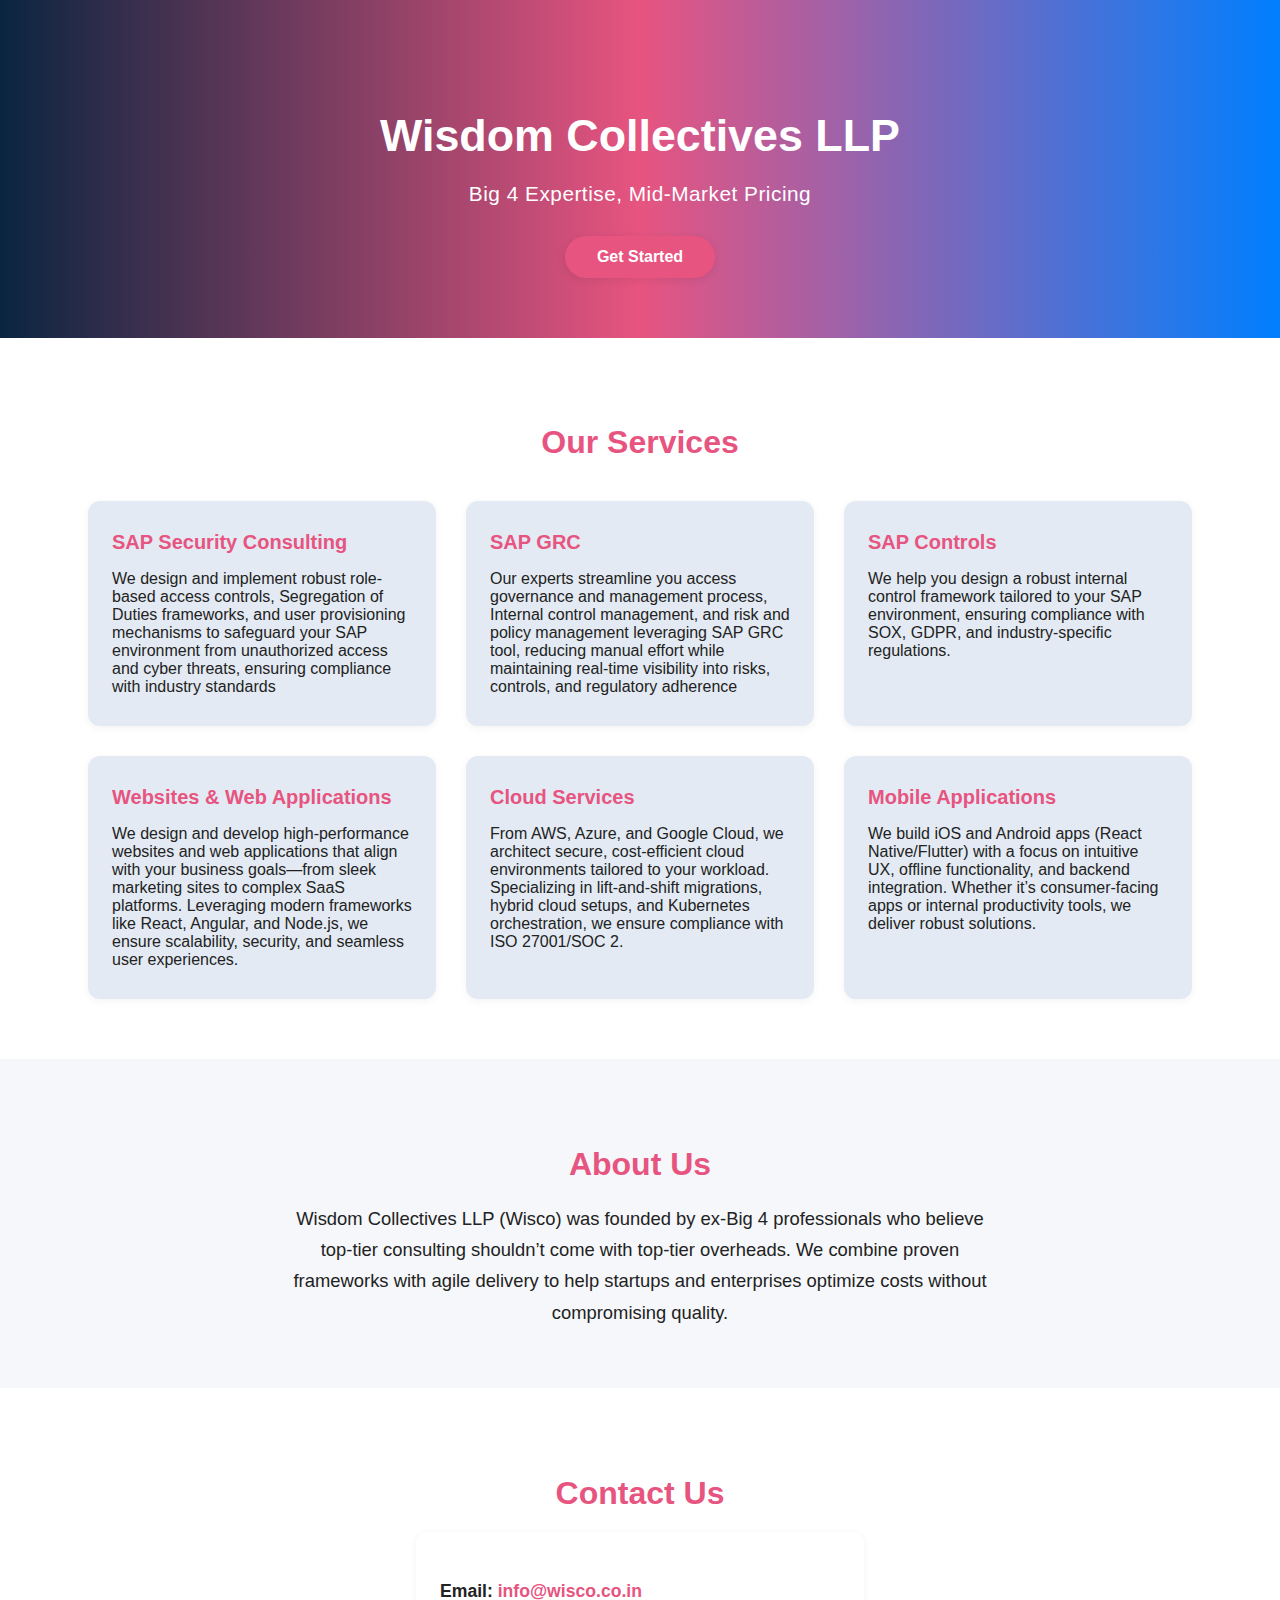
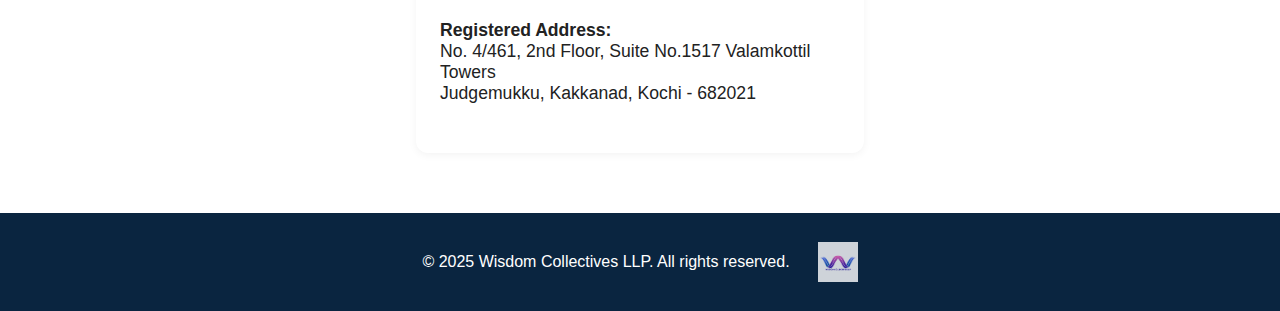
<file: index.html>
<!DOCTYPE html>
<html lang="en">
<head>
  <meta charset="UTF-8">
  <meta name="viewport" content="width=device-width, initial-scale=1.0">
  <title>Wisco Consulting</title>
  <link rel="stylesheet" href="style.css">
  <link rel="icon" type="image/jpeg" href="upload/Wisco - Final Logo.jpg">
</head>
<body>
  <header class="hero">
    <h1>Wisdom Collectives LLP</h1>
    <p>Big 4 Expertise, Mid-Market Pricing</p>
    <a href="#contact" class="cta">Get Started</a>
  </header>
  <section class="services">
    <h2>Our Services</h2>
    <div class="service-list">
      <div class="service">
        <h3>SAP Security Consulting</h3>
        <p>We design and implement robust role-based access controls, Segregation of Duties frameworks, and user provisioning mechanisms to safeguard your SAP environment from unauthorized access and cyber threats, ensuring compliance with industry standards</p>
      </div>
      <div class="service">
        <h3>SAP GRC</h3>
        <p>Our experts streamline you access governance and management process, Internal control management, and risk and policy management leveraging SAP GRC tool, reducing manual effort while maintaining real-time visibility into risks, controls, and regulatory adherence</p>
      </div>
      <div class="service">
        <h3>SAP Controls</h3>
        <p>We help you design a robust internal control framework tailored to your SAP environment, ensuring compliance with SOX, GDPR, and industry-specific regulations.</p>
      </div>
      <div class="service">
        <h3>Websites & Web Applications</h3>
        <p>We design and develop high-performance websites and web applications that align with your business goals—from sleek marketing sites to complex SaaS platforms. Leveraging modern frameworks like React, Angular, and Node.js, we ensure scalability, security, and seamless user experiences.</p>
      </div>
      <div class="service">
        <h3>Cloud Services</h3>
        <p>From AWS, Azure, and Google Cloud, we architect secure, cost-efficient cloud environments tailored to your workload. Specializing in lift-and-shift migrations, hybrid cloud setups, and Kubernetes orchestration, we ensure compliance with ISO 27001/SOC 2.</p>
      </div>
      <div class="service">
        <h3>Mobile Applications</h3>
        <p>We build iOS and Android apps (React Native/Flutter) with a focus on intuitive UX, offline functionality, and backend integration. Whether it’s consumer-facing apps or internal productivity tools, we deliver robust solutions.</p>
      </div>
    </div>
  </section>
  <section class="about">
    <h2>About Us</h2>
    <p>Wisdom Collectives LLP (Wisco) was founded by ex-Big 4 professionals who believe top-tier consulting shouldn’t come with top-tier overheads. We combine proven frameworks with agile delivery to help startups and enterprises optimize costs without compromising quality.</p>
  </section>
  <section class="contact" id="contact">
    <h2>Contact Us</h2>
    <div class="contact-details">
      <p><strong>Email:</strong> <a href="mailto:info@wisco.co.in">info@wisco.co.in</a></p>
      <p><strong>Registered Address:</strong><br>
      No. 4/461, 2nd Floor, Suite No.1517 Valamkottil Towers<br>
      Judgemukku, Kakkanad, Kochi - 682021
      </p>
    </div>
  </section>
  <footer>
    <div class="footer-content">
      <p>&copy; 2025 Wisdom Collectives LLP. All rights reserved.</p>
      <img src="upload/Wisco - Final Logo.jpg" alt="Wisdom Collectives Logo" class="footer-logo" />
    </div>
  </footer>
</body>
</html>
</file>
<file: style.css>
.contact-details {
  background: #fff;
  border-radius: 12px;
  box-shadow: 0 2px 8px rgba(0,0,0,0.05);
  max-width: 400px;
  margin: 0 auto;
  padding: 32px 24px;
  text-align: left;
  font-size: 1.1rem;
  color: #222;
}
.contact-details a {
  color: #e75480;
  text-decoration: none;
  font-weight: bold;
}
.contact-details a:hover {
  text-decoration: underline;
}
.contact-form-wrapper {
  display: flex;
  align-items: flex-start;
  justify-content: center;
  gap: 32px;
  max-width: 600px;
  margin: 0 auto;
}
.contact-logo {
  width: 80px;
  height: auto;
  margin-top: 8px;
  opacity: 0.8;
}
.hero p {
  font-size: 1.5rem;
  font-weight: 500;
  margin-bottom: 30px;
  letter-spacing: 0.5px;
}
body {
  font-family: 'Segoe UI', Arial, sans-serif;
  margin: 0;
  background: #f5f7fa;
  color: #222;
}
.hero {
  background: linear-gradient(90deg, #0a2540 0%, #e75480 50%, #007fff 100%);
  color: #fff;
  text-align: center;
  padding: 80px 20px 60px 20px;
  position: relative;
}
.hero-logo {
  width: 120px;
  height: auto;
  position: absolute;
  top: 24px;
  right: 32px;
  margin-bottom: 0;
  opacity: 0.7;
  pointer-events: none;
  z-index: 2;
}
.top-right-logo {
  /* For extra specificity if needed */
}
.hero h1 {
  font-size: 2.8rem;
  margin-bottom: 10px;
}
.hero p {
  font-size: 1.3rem;
  margin-bottom: 30px;
}
.cta {
  display: inline-block;
  background: #e75480;
  color: #fff;
  padding: 12px 32px;
  border-radius: 30px;
  font-weight: bold;
  text-decoration: none;
  box-shadow: 0 2px 8px rgba(0,0,0,0.08);
  transition: background 0.2s, color 0.2s;
}
.cta:hover {
  background: #0a2540;
  color: #fff;
}
.services {
  padding: 60px 20px;
  background: #fff;
  text-align: center;
}
.services h2 {
  font-size: 2rem;
  margin-bottom: 40px;
  color: #e75480;
}
.service-list {
  display: flex;
  flex-wrap: wrap;
  justify-content: center;
  gap: 30px;
}
.service {
  background: #ffe4ef;
  border-radius: 16px;
  padding: 32px 28px;
  max-width: 340px;
  box-shadow: 0 4px 16px rgba(0,0,0,0.07);
  text-align: left;
  transition: transform 0.2s, box-shadow 0.2s;
}
.service:hover {
  transform: translateY(-6px) scale(1.03);
  box-shadow: 0 8px 24px rgba(0,0,0,0.12);
}
.service h3 {
  margin-top: 0;
  color: #e75480;
  font-size: 1.25rem;
  margin-bottom: 10px;
}
.service p {
  font-size: 1rem;
  color: #222;
  margin-bottom: 0;
}
.service {
  background: #e3eaf3;
  border-radius: 12px;
  padding: 30px 24px;
  max-width: 300px;
  box-shadow: 0 2px 8px rgba(0,0,0,0.05);
}
.service h3 {
  margin-top: 0;
  color: #e75480;
}
.about {
  padding: 60px 20px;
  background: #f5f7fa;
  text-align: center;
}
.about h2 {
  font-size: 2rem;
  margin-bottom: 20px;
  color: #e75480;
}
.about p {
  font-size: 1.15rem;
  max-width: 700px;
  margin: 0 auto;
  color: #222;
  line-height: 1.7;
}
.contact {
  padding: 60px 20px;
  background: #fff;
  text-align: center;
}
.contact h2 {
  font-size: 2rem;
  margin-bottom: 20px;
  color: #e75480;
}
.contact form {
  display: flex;
  flex-direction: column;
  align-items: center;
  gap: 16px;
  max-width: 400px;
  margin: 0 auto;
}
.contact input, .contact textarea {
  width: 100%;
  padding: 12px;
  border-radius: 6px;
  border: 1px solid #ccc;
  font-size: 1rem;
}
.contact button {
  background: #e75480;
  color: #fff;
  border: none;
  padding: 12px 32px;
  border-radius: 30px;
  font-weight: bold;
  cursor: pointer;
  transition: background 0.2s;
}
.contact button:hover {
  background: #0a2540;
}
footer {
  background: #0a2540;
  color: #fff;
  padding: 24px 0;
  font-size: 1rem;
}
.footer-content {
  display: flex;
  align-items: center;
  justify-content: center;
  gap: 16px;
  position: relative;
}
.footer-logo {
  width: 40px;
  height: auto;
  opacity: 0.8;
  margin-left: 12px;
}
</file>
